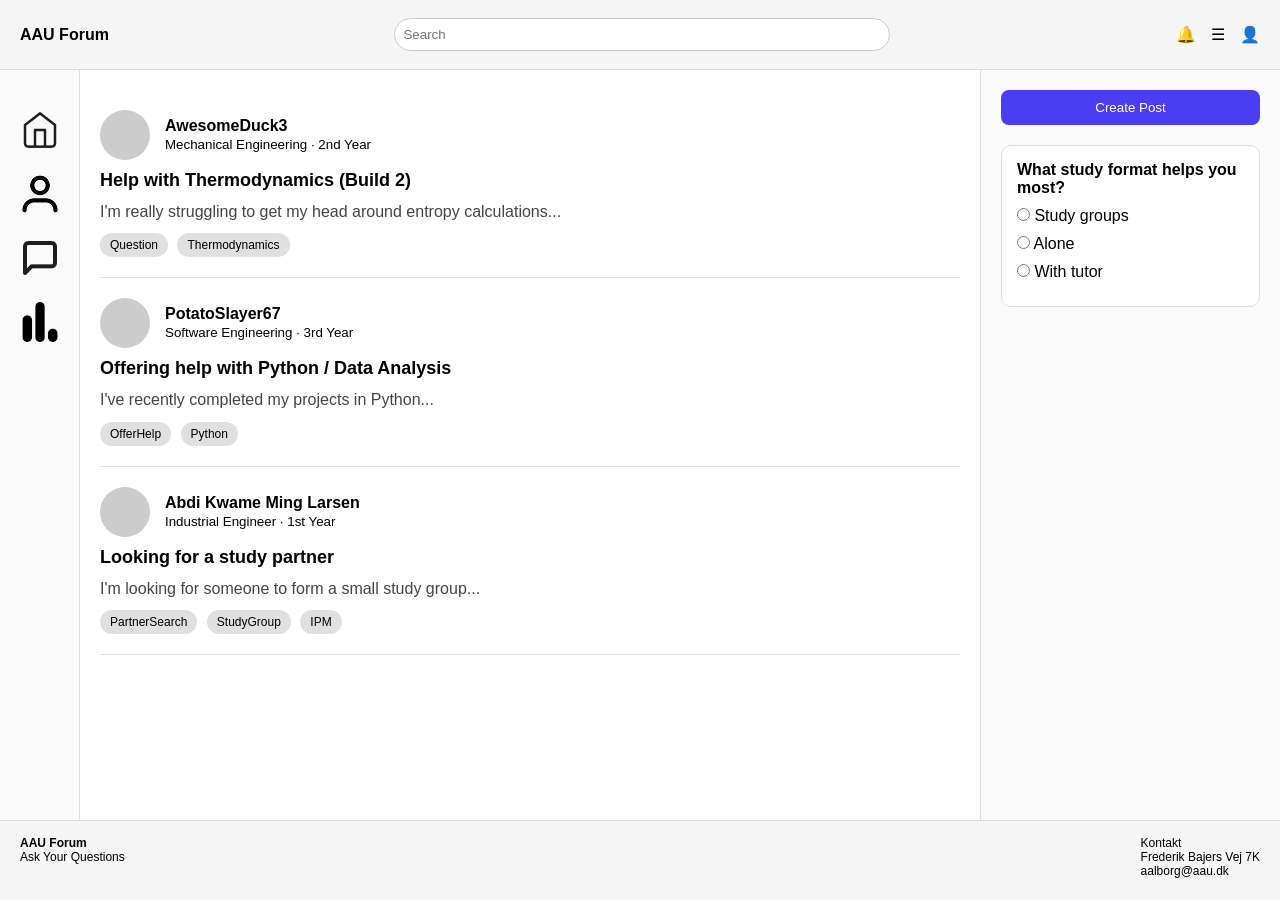
<file: Project/index.html>
<!DOCTYPE html>
<html lang="en">
<head>
<meta charset="UTF-8">
<meta name="viewport" content="width=device-width, initial-scale=1.0">
<title>AAU Forum</title>

<!-- LINK TO CSS -->
<link rel="stylesheet" href="css/main.css">
</head>

<body>

<!-- HEADER -->
<header>
    <div class="logo">AAU Forum</div>
    <input class="search" type="text" placeholder="Search">
    <div class="icons">
        <span>🔔</span>
        <span>☰</span>
        <span>👤</span>
    </div>
</header>

<!-- SIDEBAR -->
<div class="sidebar">
    <div><img src="images/home.png" alt="home" width="40" height="40"></div>
    <div><img src="images/Profile.png" alt="Profile" width="40" height="40"></div>
    <div><img src="images/Messages.png" alt="Messages" width="40" height="40"></div>
    <div><img src="images/Polls.png" alt="Polls" width="40" height="40"></div>
</div>

<!-- MAIN -->
<main>

    <div class="post">
        <div class="post-header">
            <div class="avatar" src="images/Person1.jpg" alt="User avatar"></div>
            <div>
                <strong>AwesomeDuck3</strong><br>
                <small>Mechanical Engineering · 2nd Year</small>
            </div>
        </div>

        <h2>Help with Thermodynamics (Build 2)</h2>
        <p>I'm really struggling to get my head around entropy calculations...</p>

        <div class="tags">
            <span class="tag">Question</span>
            <span class="tag">Thermodynamics</span>
        </div>
    </div>

    <div class="post">
        <div class="post-header">
            <div class="avatar"></div>
            <div>
                <strong>PotatoSlayer67</strong><br>
                <small>Software Engineering · 3rd Year</small>
            </div>
        </div>

        <h2>Offering help with Python / Data Analysis</h2>
        <p>I've recently completed my projects in Python...</p>

        <div class="tags">
            <span class="tag">OfferHelp</span>
            <span class="tag">Python</span>
        </div>
    </div>

    <div class="post">
        <div class="post-header">
            <div class="avatar"></div>
            <div>
                <strong>Abdi Kwame Ming Larsen</strong><br>
                <small>Industrial Engineer · 1st Year</small>
            </div>
        </div>

        <h2>Looking for a study partner</h2>
        <p>I'm looking for someone to form a small study group...</p>

        <div class="tags">
            <span class="tag">PartnerSearch</span>
            <span class="tag">StudyGroup</span>
            <span class="tag">IPM</span>
        </div>
    </div>

</main>

<!-- RIGHT SIDEBAR -->
<div class="rightbar">
    <button class="create-btn">Create Post</button>

    <div class="poll">
        <h4>What study format helps you most?</h4>

        <div class="poll-option">
            <input type="radio"> Study groups
        </div>

        <div class="poll-option">
            <input type="radio"> Alone
        </div>

        <div class="poll-option">
            <input type="radio"> With tutor
        </div>
    </div>
</div>

<!-- FOOTER -->
<footer>
    <div>
        <strong>AAU Forum</strong><br>
        Ask Your Questions
    </div>

    <div>
        Kontakt<br>
        Frederik Bajers Vej 7K<br>
        aalborg@aau.dk
    </div>
</footer>

</body>
</html>
</file>
<file: Project/css/main.css>
/* RESET */
* {
    margin: 0;
    padding: 0;
    box-sizing: border-box;
    font-family: Arial, sans-serif;
}

/* LAYOUT */
body {
    display: grid;
    grid-template-columns: 80px 1fr 300px;
    grid-template-rows: 70px 1fr 80px;
    height: 100vh;
}

/* HEADER */
header {
    grid-column: 1 / 4;
    display: flex;
    align-items: center;
    justify-content: space-between;
    padding: 0 20px;
    background: #f5f5f5;
    border-bottom: 1px solid #ddd;
}

.logo {
    font-weight: bold;
}

.search {
    width: 40%;
    padding: 8px;
    border-radius: 20px;
    border: 1px solid #ccc;
}

.icons {
    display: flex;
    gap: 15px;
}

/* SIDEBAR */
.sidebar {
    background: #fafafa;
    border-right: 1px solid #ddd;
    padding: 20px 10px;
}

.sidebar div {
    margin: 20px 0;
    text-align: center;
    cursor: pointer;
}

/* MAIN CONTENT */
main {
    padding: 20px;
    overflow-y: auto;
}

/* POST */
.post {
    border-bottom: 1px solid #ddd;
    padding: 20px 0;
}

.post-header {
    display: flex;
    align-items: center;
    gap: 15px;
}

.avatar {
    width: 50px;
    height: 50px;
    border-radius: 50%;
    background: #ccc;
    object-fit: cover;
    object-position: center;
}

.post h2 {
    margin-top: 10px;
    font-size: 18px;
}

.post p {
    margin-top: 10px;
    color: #444;
    line-height: 1.4;
}

/* TAGS */
.tags {
    margin-top: 10px;
}

.tag {
    display: inline-block;
    padding: 5px 10px;
    border-radius: 15px;
    background: #e0e0e0;
    font-size: 12px;
    margin-right: 5px;
}

/* RIGHT SIDEBAR */
.rightbar {
    padding: 20px;
    border-left: 1px solid #ddd;
    background: #fafafa;
}

.create-btn {
    width: 100%;
    padding: 10px;
    background: #4b3df0;
    color: white;
    border: none;
    border-radius: 8px;
    margin-bottom: 20px;
    cursor: pointer;
}

.poll {
    background: white;
    padding: 15px;
    border-radius: 10px;
    border: 1px solid #ddd;
}

.poll h4 {
    margin-bottom: 10px;
}

.poll-option {
    margin: 10px 0;
}

/* FOOTER */
footer {
    grid-column: 1 / 4;
    display: flex;
    justify-content: space-between;
    padding: 15px 20px;
    background: #f5f5f5;
    border-top: 1px solid #ddd;
    font-size: 12px;
}
</file>
